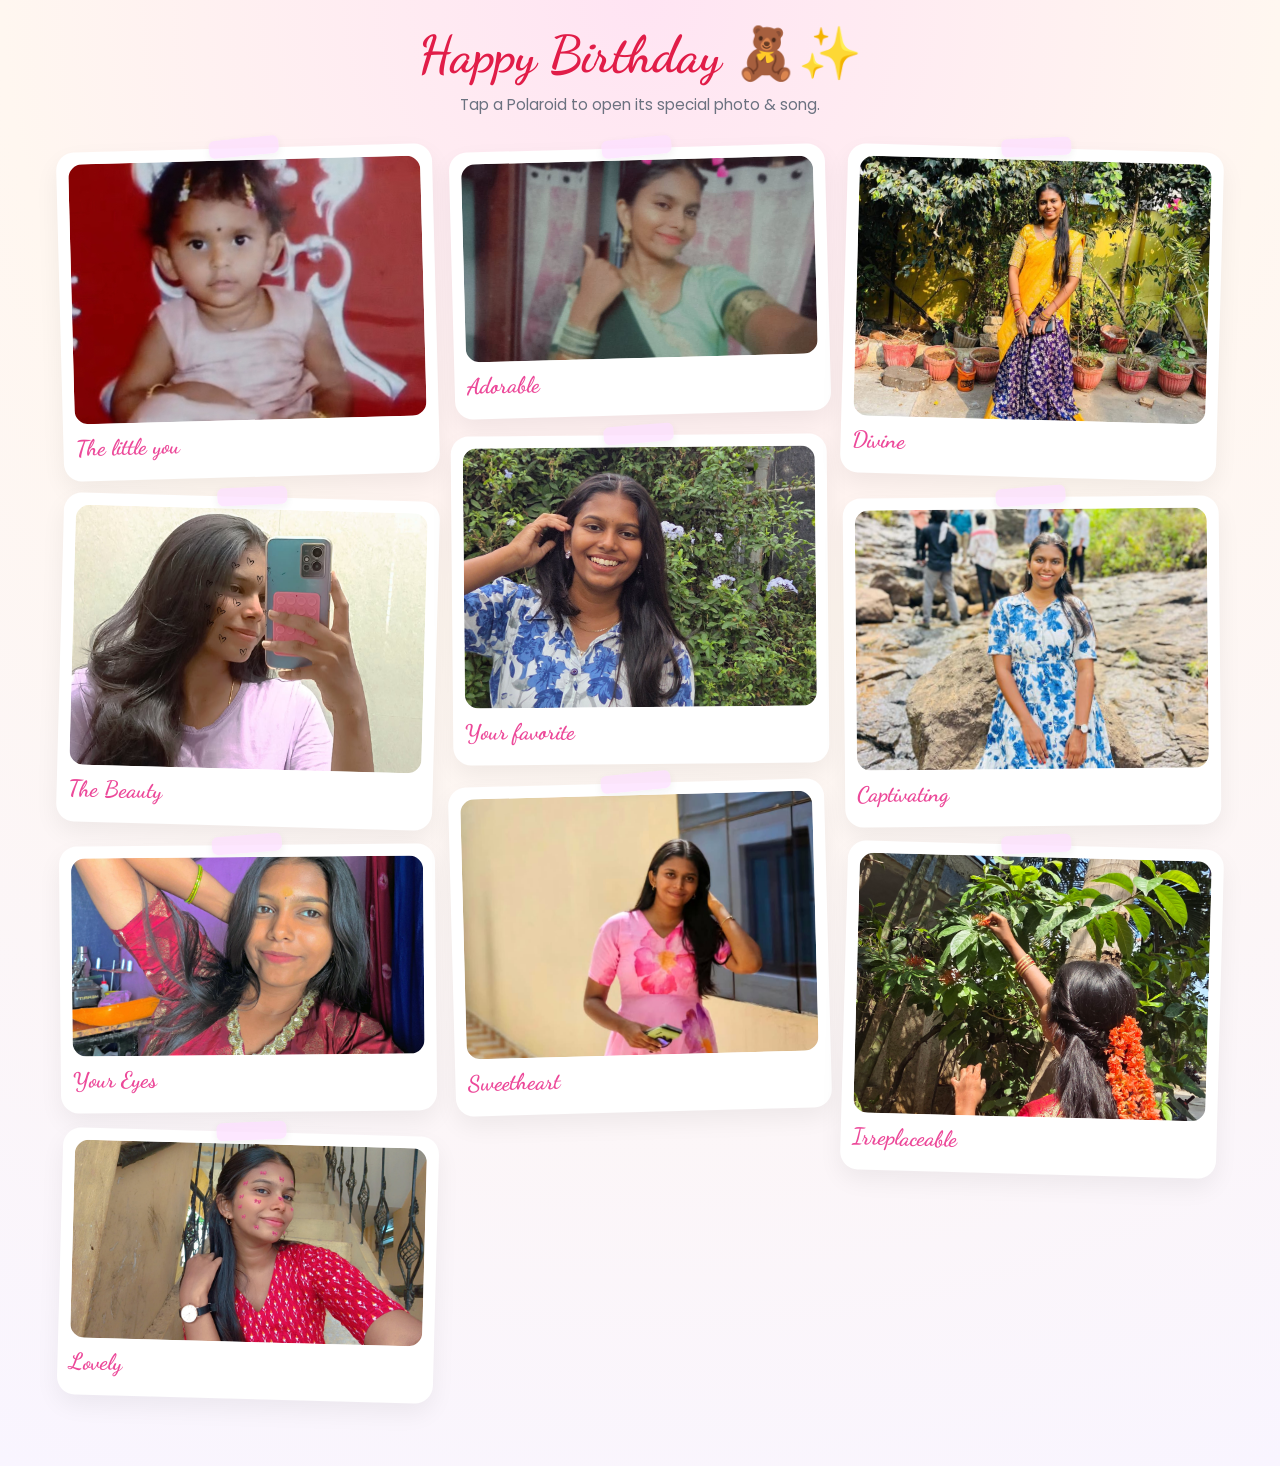
<file: index.html>
<!DOCTYPE html>
<html lang="en">
<head>
  <meta charset="UTF-8" />
  <meta name="viewport" content="width=device-width, initial-scale=1.0" />
  <title>Birthday Polaroids</title>

  <!-- Pinterest-ish fonts -->
  <link rel="preconnect" href="https://fonts.googleapis.com">
  <link rel="preconnect" href="https://fonts.gstatic.com" crossorigin>
  <link href="https://fonts.googleapis.com/css2?family=Poppins:wght@300;400;600&family=Dancing+Script:wght@600;700&display=swap" rel="stylesheet">

  <link rel="stylesheet" href="styles.css" />
</head>
<body class="bg-main">
  <div class="page-wrapper">
    <header class="hero">
      <h1>Happy Birthday 🧸✨</h1>
      <p>Tap a Polaroid to open its special photo & song.</p>
    </header>

    <main class="grid">
      <!-- CARD 1 -->
      <a href="photo1.html" class="polaroid-card">
        <div class="polaroid-inner">
          <img src="images/photo1.jpg" alt="Memory 1" />
          <div class="tape tape-top"></div>
          <div class="caption">
            <h2>The little you</h2>
          </div>
        </div>
      </a>

      <!-- CARD 2 -->
      <a href="photo2.html" class="polaroid-card">
        <div class="polaroid-inner">
          <img src="images/photo2.jpg" alt="Memory 2" />
          <div class="tape tape-top"></div>
          <div class="caption">
            <h2>The Beauty</h2>
          </div>
        </div>
      </a>

      <!-- CARD 3 -->
      <a href="photo3.html" class="polaroid-card">
        <div class="polaroid-inner">
          <img src="images/photo3.png" alt="Memory 3" />
          <div class="tape tape-top"></div>
          <div class="caption">
            <h2>Your Eyes</h2>
          </div>
        </div>
      </a>

      <!-- CARD 4 -->
      <a href="photo4.html" class="polaroid-card">
        <div class="polaroid-inner">
          <img src="images/photo4.jpg" alt="Memory 4" />
          <div class="tape tape-top"></div>
          <div class="caption">
            <h2>Lovely</h2>
          </div>
        </div>
      </a>

      <!-- CARD 5 -->
      <a href="photo5.html" class="polaroid-card">
        <div class="polaroid-inner">
          <img src="images/photo5.jpeg" alt="Memory 5" />
          <div class="tape tape-top"></div>
          <div class="caption">
            <h2>Adorable</h2>
          </div>
        </div>
      </a>

      <!-- CARD 6 -->
      <a href="photo6.html" class="polaroid-card">
        <div class="polaroid-inner">
          <img src="images/photo6.jpg" alt="Memory 6" />
          <div class="tape tape-top"></div>
          <div class="caption">
            <h2>Your favorite</h2>
          </div>
        </div>
      </a>

      <!-- CARD 7 -->
      <a href="photo7.html" class="polaroid-card">
        <div class="polaroid-inner">
          <img src="images/photo7.jpeg" alt="Memory 7" />
          <div class="tape tape-top"></div>
          <div class="caption">
            <h2>Sweetheart</h2>
          </div>
        </div>
      </a>

      <!-- CARD 8 -->
      <a href="photo8.html" class="polaroid-card">
        <div class="polaroid-inner">
          <img src="images/photo8.jpeg" alt="Memory 8" />
          <div class="tape tape-top"></div>
          <div class="caption">
            <h2>Divine</h2>
          </div>
        </div>
      </a>

      <!-- CARD 9 -->
      <a href="photo9.html" class="polaroid-card">
        <div class="polaroid-inner">
          <img src="images/photo9.jpg" alt="Memory 9" />
          <div class="tape tape-top"></div>
          <div class="caption">
            <h2>Captivating</h2>
          </div>
        </div>
      </a>

      <!-- CARD 10 -->
      <a href="photo10.html" class="polaroid-card">
        <div class="polaroid-inner">
          <img src="images/photo10.jpg" alt="Memory 10" />
          <div class="tape tape-top"></div>
          <div class="caption">
            <h2>Irreplaceable</h2>
          </div>
        </div>
      </a>
    </main>
  </div>
</body>
</html>
</file>
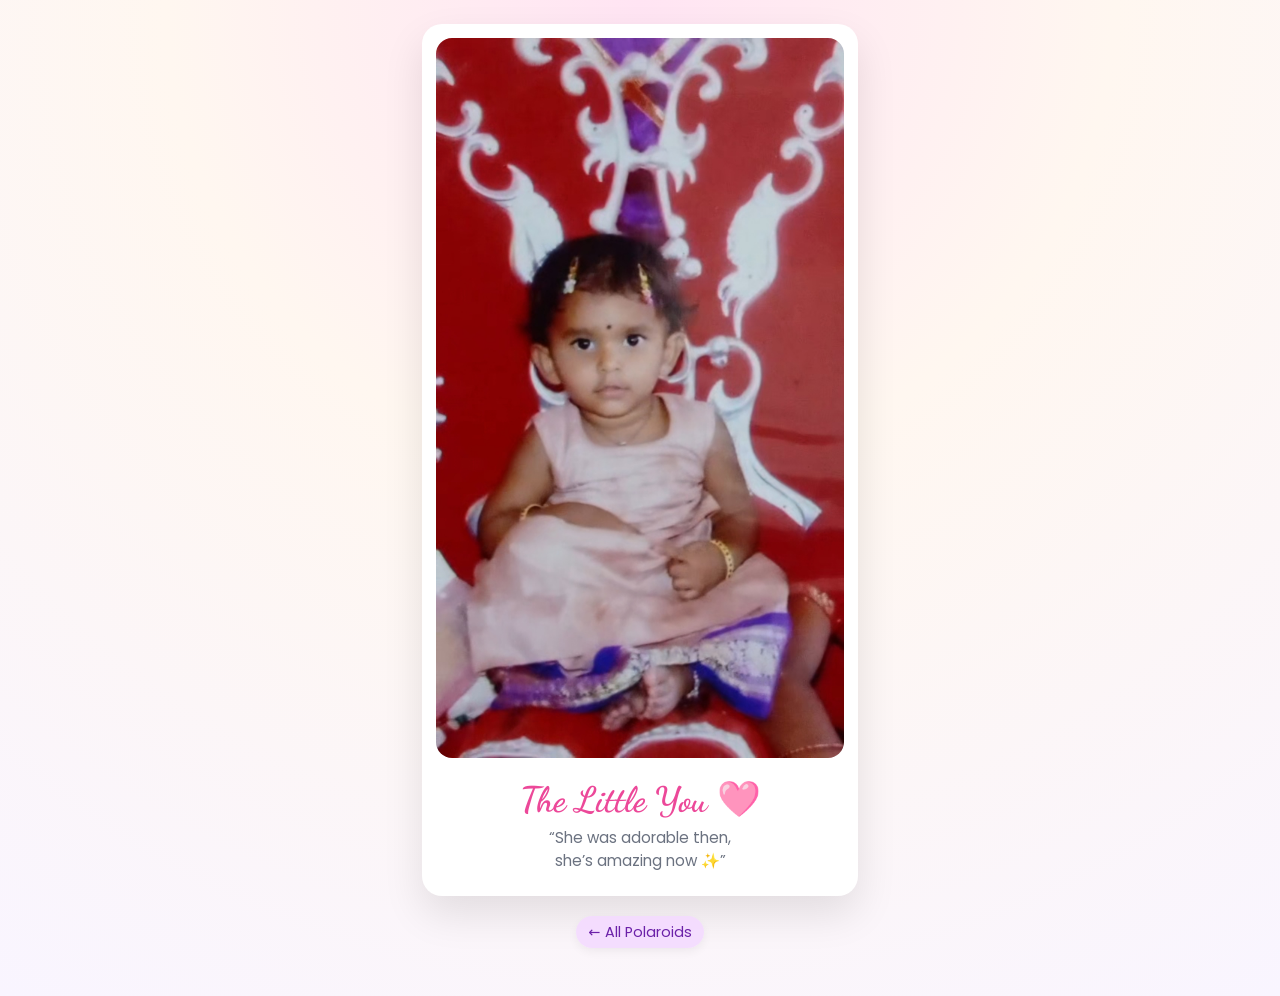
<file: photo1.html>
<!DOCTYPE html>
<html lang="en">
<head>
  <meta charset="UTF-8" />
  <meta name="viewport" content="width=device-width, initial-scale=1.0" />
  <title>Polaroid 1</title>

  <link rel="preconnect" href="https://fonts.googleapis.com">
  <link rel="preconnect" href="https://fonts.gstatic.com" crossorigin>
  <link href="https://fonts.googleapis.com/css2?family=Poppins:wght@300;400;600&family=Dancing+Script:wght@600;700&display=swap" rel="stylesheet">

  <link rel="stylesheet" href="styles.css" />
</head>
<body class="bg-main">
  <div class="single-wrapper">
    <div class="single-card">
      <img src="images/photo1.jpg" alt="Polaroid 1" class="single-photo" />
      <div class="single-caption">
        <h1>The Little You 🩷</h1>
        <p>“She was adorable then, <br>she’s amazing now ✨”</p>
      </div>
    </div>

    <a href="index.html" class="back-link">← All Polaroids</a>

    <audio id="song" src="audio/audio1.mp3"></audio>
  </div>

  <script>
    const audio = document.getElementById("song");

    // Try autoplay on load
    window.addEventListener("load", () => {
      audio.play().catch(() => {
        console.log("Autoplay blocked; waiting for tap.");
      });
    });

    // Make sure first tap plays (in case autoplay is blocked)
    document.addEventListener(
      "click",
      () => {
        if (audio.paused) {
          audio.play().catch(() => {});
        }
      },
      { once: true }
    );
  </script>
</body>
</html>
</file>
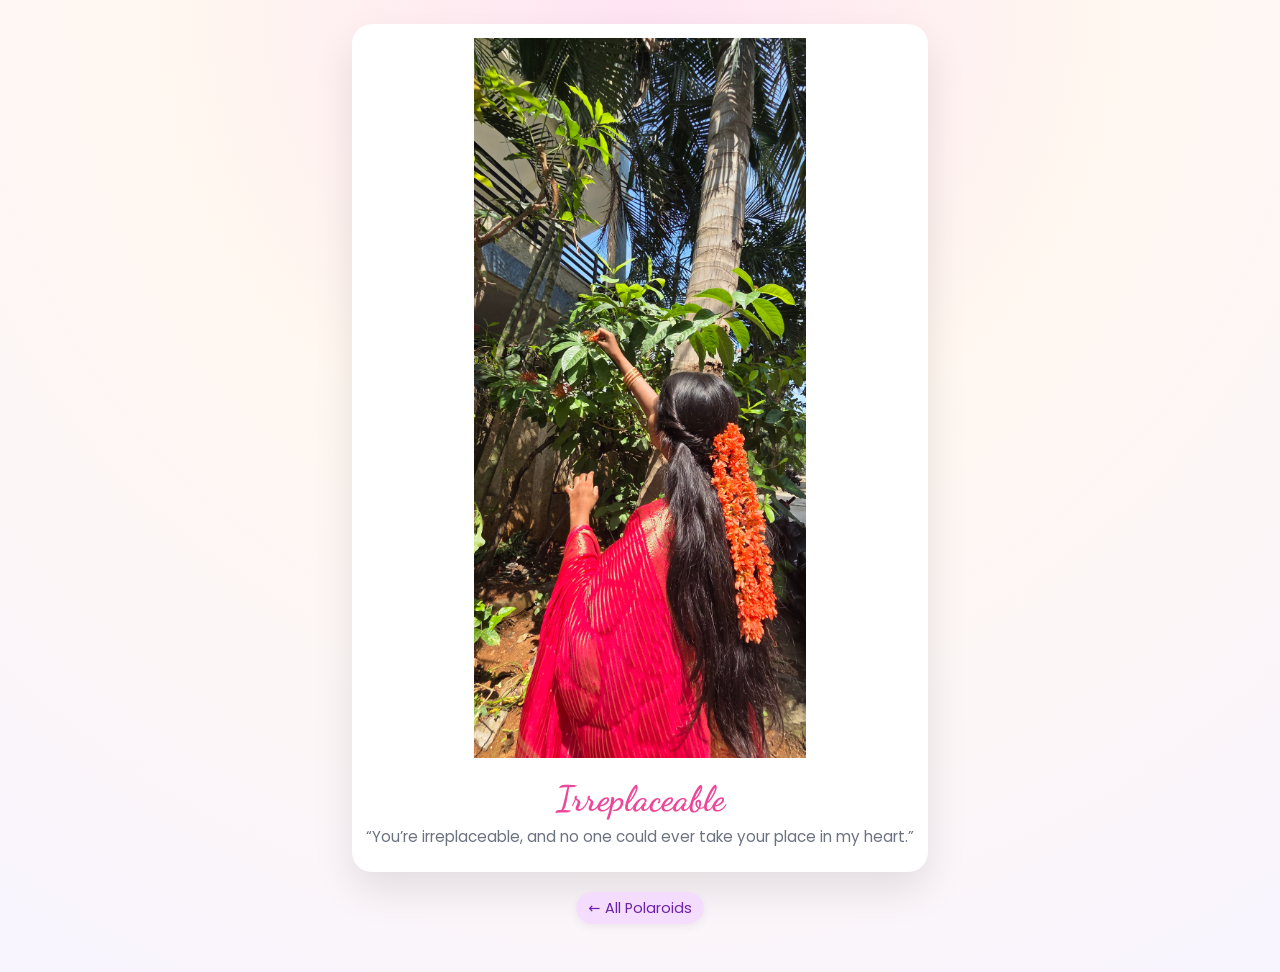
<file: photo10.html>
<!DOCTYPE html>
<html lang="en">
<head>
  <meta charset="UTF-8" />
  <meta name="viewport" content="width=device-width, initial-scale=1.0" />
  <title>Polaroid 1</title>

  <link rel="preconnect" href="https://fonts.googleapis.com">
  <link rel="preconnect" href="https://fonts.gstatic.com" crossorigin>
  <link href="https://fonts.googleapis.com/css2?family=Poppins:wght@300;400;600&family=Dancing+Script:wght@600;700&display=swap" rel="stylesheet">

  <link rel="stylesheet" href="styles.css" />
</head>
<body class="bg-main">
  <div class="single-wrapper">
    <div class="single-card">
      <img src="images/photo10.jpg" alt="Polaroid 1" class="single-photo" />
      <div class="single-caption">
        <h1>Irreplaceable</h1>
        <p>“You’re irreplaceable, and no one could ever take your place in my heart.”</p>
      </div>
    </div>

    <a href="index.html" class="back-link">← All Polaroids</a>

    <audio id="song" src="audio/song10.mp3"></audio>
  </div>

  <script>
    const audio = document.getElementById("song");

    // Try autoplay on load
    window.addEventListener("load", () => {
      audio.play().catch(() => {
        console.log("Autoplay blocked; waiting for tap.");
      });
    });

    // Make sure first tap plays (in case autoplay is blocked)
    document.addEventListener(
      "click",
      () => {
        if (audio.paused) {
          audio.play().catch(() => {});
        }
      },
      { once: true }
    );
  </script>
</body>
</html>
</file>
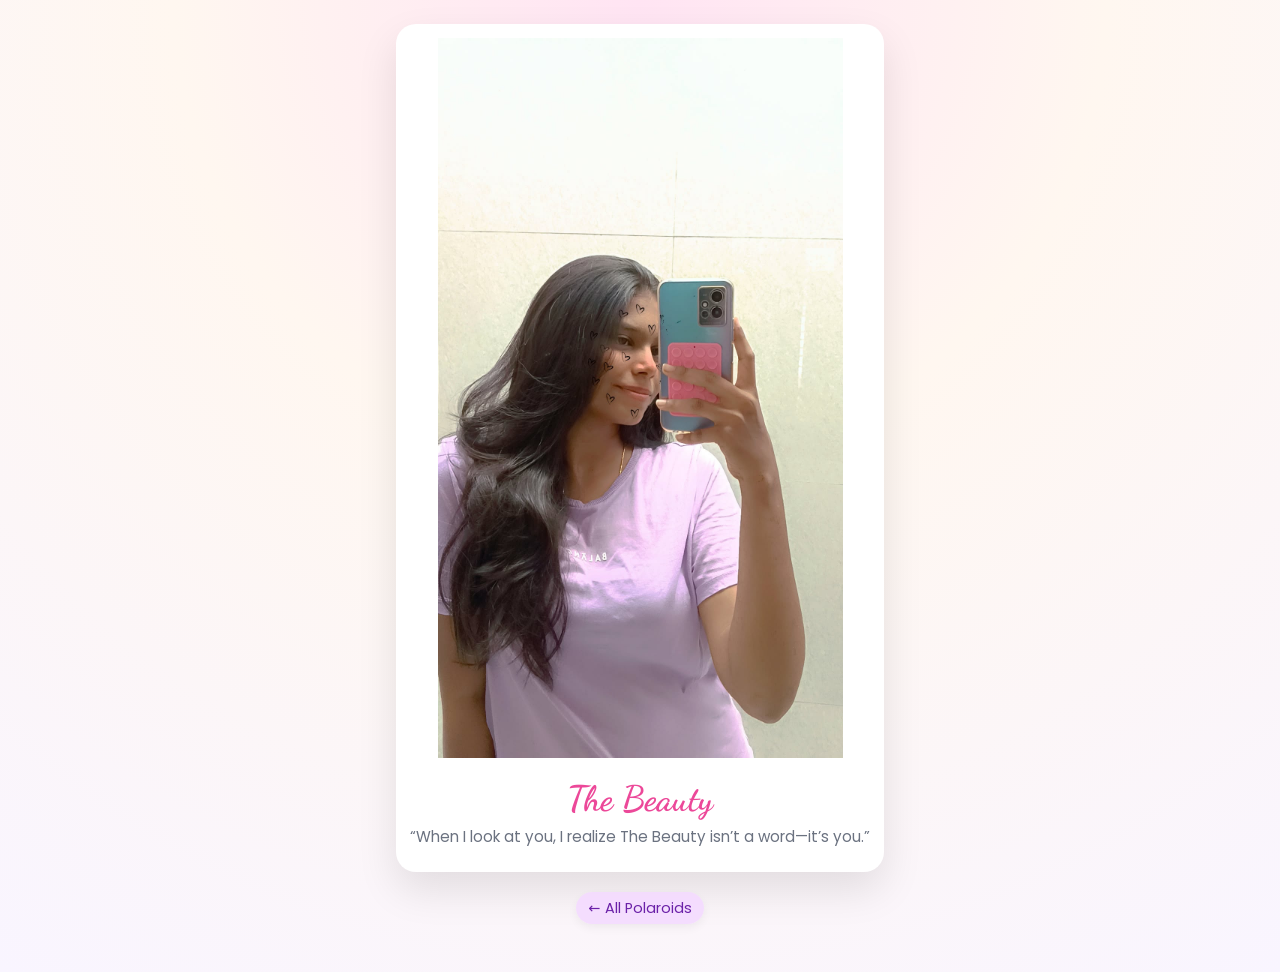
<file: photo2.html>
<!DOCTYPE html>
<html lang="en">
<head>
  <meta charset="UTF-8" />
  <meta name="viewport" content="width=device-width, initial-scale=1.0" />
  <title>Polaroid 1</title>

  <link rel="preconnect" href="https://fonts.googleapis.com">
  <link rel="preconnect" href="https://fonts.gstatic.com" crossorigin>
  <link href="https://fonts.googleapis.com/css2?family=Poppins:wght@300;400;600&family=Dancing+Script:wght@600;700&display=swap" rel="stylesheet">

  <link rel="stylesheet" href="styles.css" />
</head>
<body class="bg-main">
  <div class="single-wrapper">
    <div class="single-card">
      <img src="images/photo2.jpg" alt="Polaroid 1" class="single-photo" />
      <div class="single-caption">
        <h1>The Beauty</h1>
        <p>“When I look at you, I realize The Beauty isn’t a word—it’s you.”</p>
      </div>
    </div>

    <a href="index.html" class="back-link">← All Polaroids</a>

    <audio id="song" src="audio/audio2.mp3"></audio>
  </div>

  <script>
    const audio = document.getElementById("song");

    // Try autoplay on load
    window.addEventListener("load", () => {
      audio.play().catch(() => {
        console.log("Autoplay blocked; waiting for tap.");
      });
    });

    // Make sure first tap plays (in case autoplay is blocked)
    document.addEventListener(
      "click",
      () => {
        if (audio.paused) {
          audio.play().catch(() => {});
        }
      },
      { once: true }
    );
  </script>
</body>
</html>
</file>
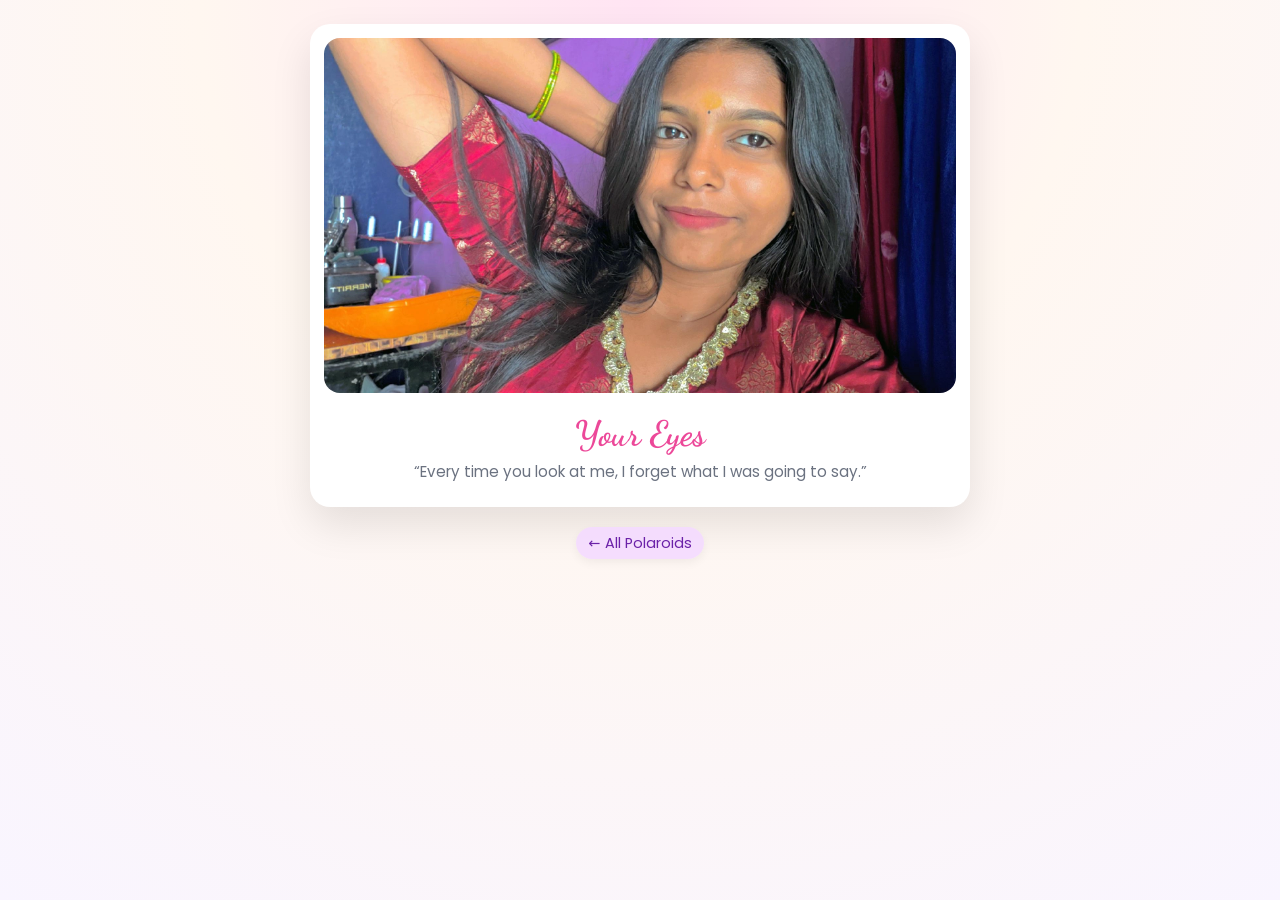
<file: photo3.html>
<!DOCTYPE html>
<html lang="en">
<head>
  <meta charset="UTF-8" />
  <meta name="viewport" content="width=device-width, initial-scale=1.0" />
  <title>Polaroid 1</title>

  <link rel="preconnect" href="https://fonts.googleapis.com">
  <link rel="preconnect" href="https://fonts.gstatic.com" crossorigin>
  <link href="https://fonts.googleapis.com/css2?family=Poppins:wght@300;400;600&family=Dancing+Script:wght@600;700&display=swap" rel="stylesheet">

  <link rel="stylesheet" href="styles.css" />
</head>
<body class="bg-main">
  <div class="single-wrapper">
    <div class="single-card">
      <img src="images/photo3.png" alt="Polaroid 1" class="single-photo" />
      <div class="single-caption">
        <h1>Your Eyes</h1>
        <p>“Every time you look at me, I forget what I was going to say.”</p>
      </div>
    </div>

    <a href="index.html" class="back-link">← All Polaroids</a>

    <audio id="song" src="audio/song3.mp3"></audio>
  </div>

  <script>
    const audio = document.getElementById("song");

    // Try autoplay on load
    window.addEventListener("load", () => {
      audio.play().catch(() => {
        console.log("Autoplay blocked; waiting for tap.");
      });
    });

    // Make sure first tap plays (in case autoplay is blocked)
    document.addEventListener(
      "click",
      () => {
        if (audio.paused) {
          audio.play().catch(() => {});
        }
      },
      { once: true }
    );
  </script>
</body>
</html>
</file>
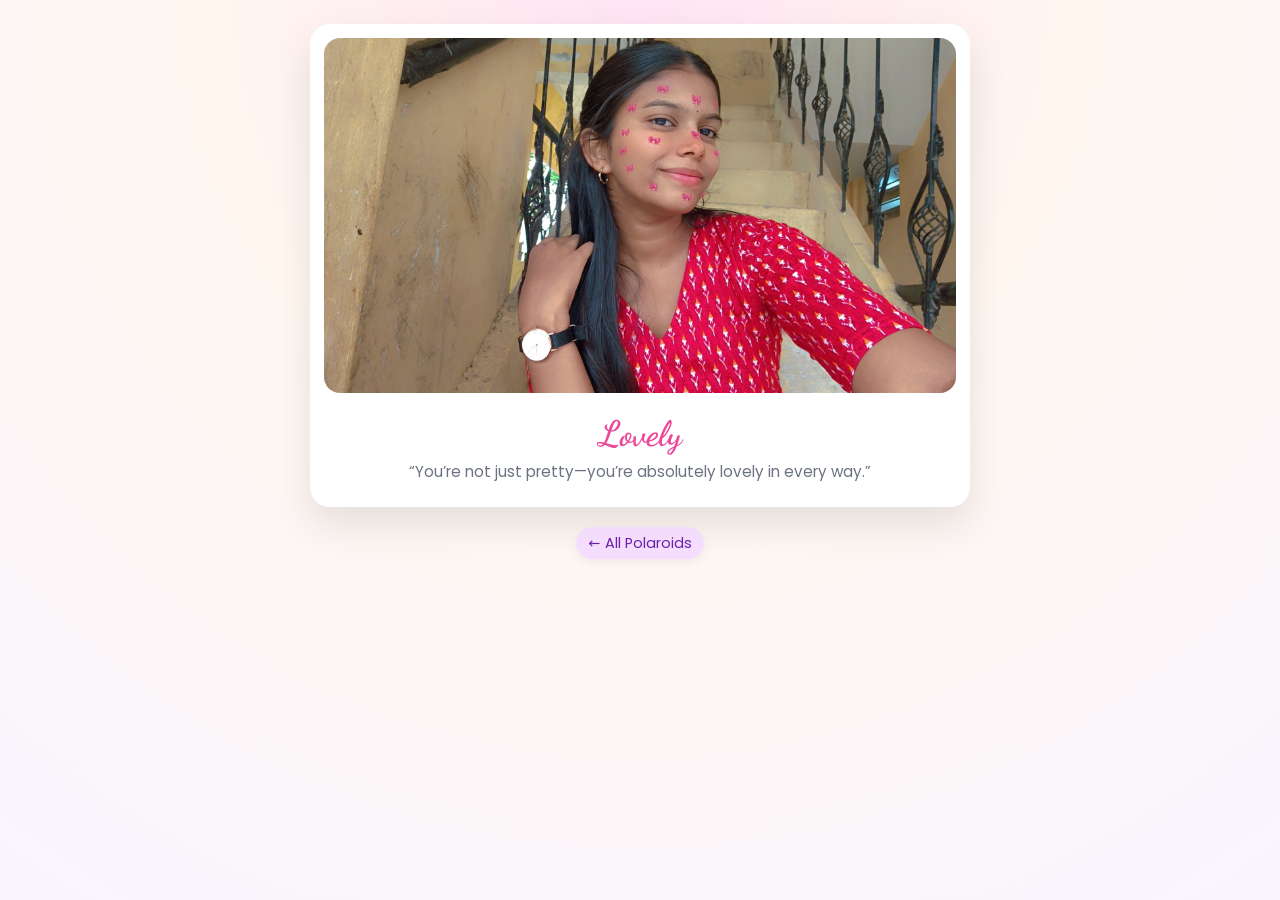
<file: photo4.html>
<!DOCTYPE html>
<html lang="en">
<head>
  <meta charset="UTF-8" />
  <meta name="viewport" content="width=device-width, initial-scale=1.0" />
  <title>Polaroid 1</title>

  <link rel="preconnect" href="https://fonts.googleapis.com">
  <link rel="preconnect" href="https://fonts.gstatic.com" crossorigin>
  <link href="https://fonts.googleapis.com/css2?family=Poppins:wght@300;400;600&family=Dancing+Script:wght@600;700&display=swap" rel="stylesheet">

  <link rel="stylesheet" href="styles.css" />
</head>
<body class="bg-main">
  <div class="single-wrapper">
    <div class="single-card">
      <img src="images/photo4.jpg" alt="Polaroid 1" class="single-photo" />
      <div class="single-caption">
        <h1>Lovely</h1>
        <p>“You’re not just pretty—you’re absolutely lovely in every way.”</p>
      </div>
    </div>

    <a href="index.html" class="back-link">← All Polaroids</a>

    <audio id="song" src="audio/song4.mp3"></audio>
  </div>

  <script>
    const audio = document.getElementById("song");

    // Try autoplay on load
    window.addEventListener("load", () => {
      audio.play().catch(() => {
        console.log("Autoplay blocked; waiting for tap.");
      });
    });

    // Make sure first tap plays (in case autoplay is blocked)
    document.addEventListener(
      "click",
      () => {
        if (audio.paused) {
          audio.play().catch(() => {});
        }
      },
      { once: true }
    );
  </script>
</body>
</html>
</file>
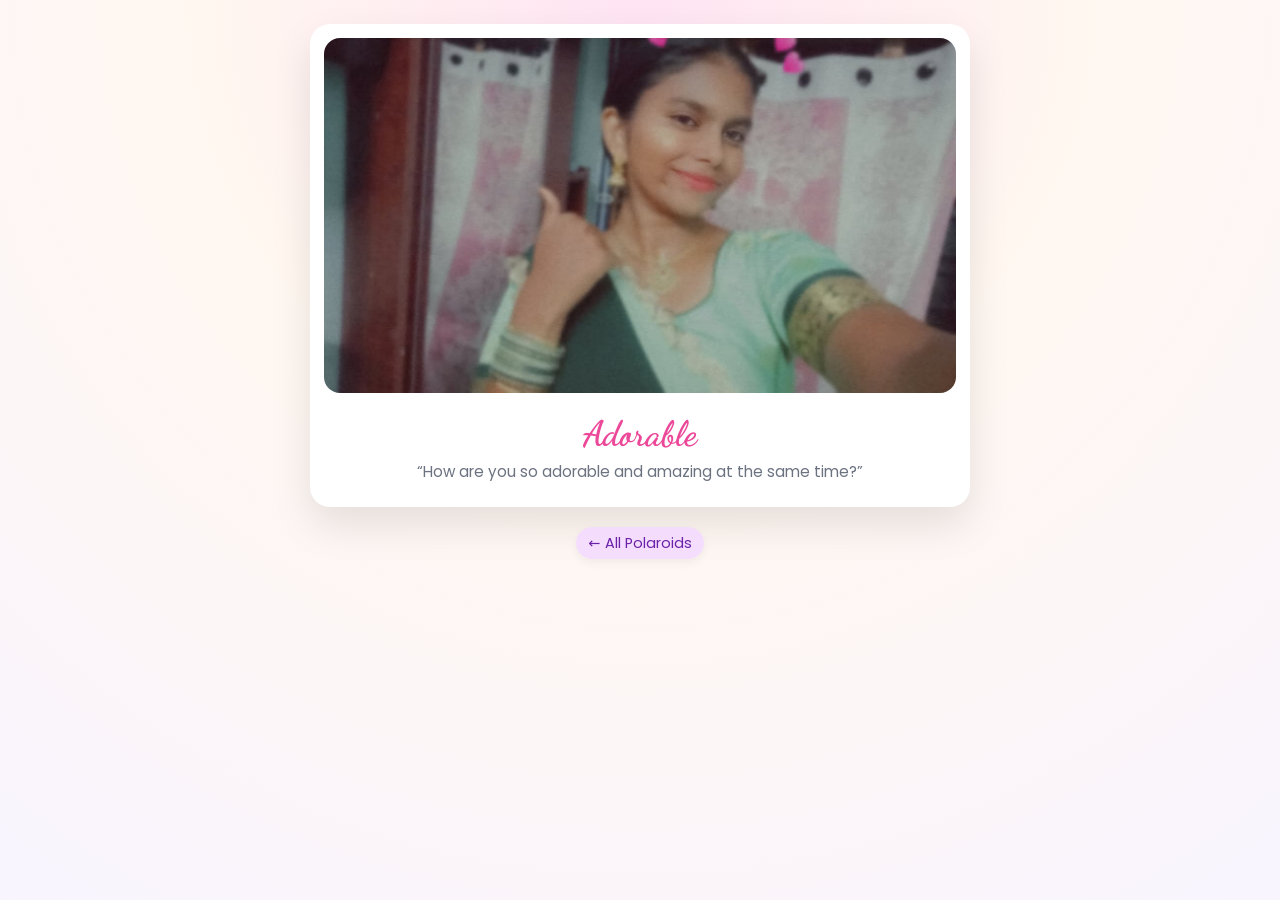
<file: photo5.html>
<!DOCTYPE html>
<html lang="en">
<head>
  <meta charset="UTF-8" />
  <meta name="viewport" content="width=device-width, initial-scale=1.0" />
  <title>Polaroid 1</title>

  <link rel="preconnect" href="https://fonts.googleapis.com">
  <link rel="preconnect" href="https://fonts.gstatic.com" crossorigin>
  <link href="https://fonts.googleapis.com/css2?family=Poppins:wght@300;400;600&family=Dancing+Script:wght@600;700&display=swap" rel="stylesheet">

  <link rel="stylesheet" href="styles.css" />
</head>
<body class="bg-main">
  <div class="single-wrapper">
    <div class="single-card">
      <img src="images/photo5.jpeg" alt="Polaroid 1" class="single-photo" />
      <div class="single-caption">
        <h1>Adorable</h1>
        <p>“How are you so adorable and amazing at the same time?”</p>
      </div>
    </div>

    <a href="index.html" class="back-link">← All Polaroids</a>

    <audio id="song" src="audio/song5.mp3"></audio>
  </div>

  <script>
    const audio = document.getElementById("song");

    // Try autoplay on load
    window.addEventListener("load", () => {
      audio.play().catch(() => {
        console.log("Autoplay blocked; waiting for tap.");
      });
    });

    // Make sure first tap plays (in case autoplay is blocked)
    document.addEventListener(
      "click",
      () => {
        if (audio.paused) {
          audio.play().catch(() => {});
        }
      },
      { once: true }
    );
  </script>
</body>
</html>
</file>
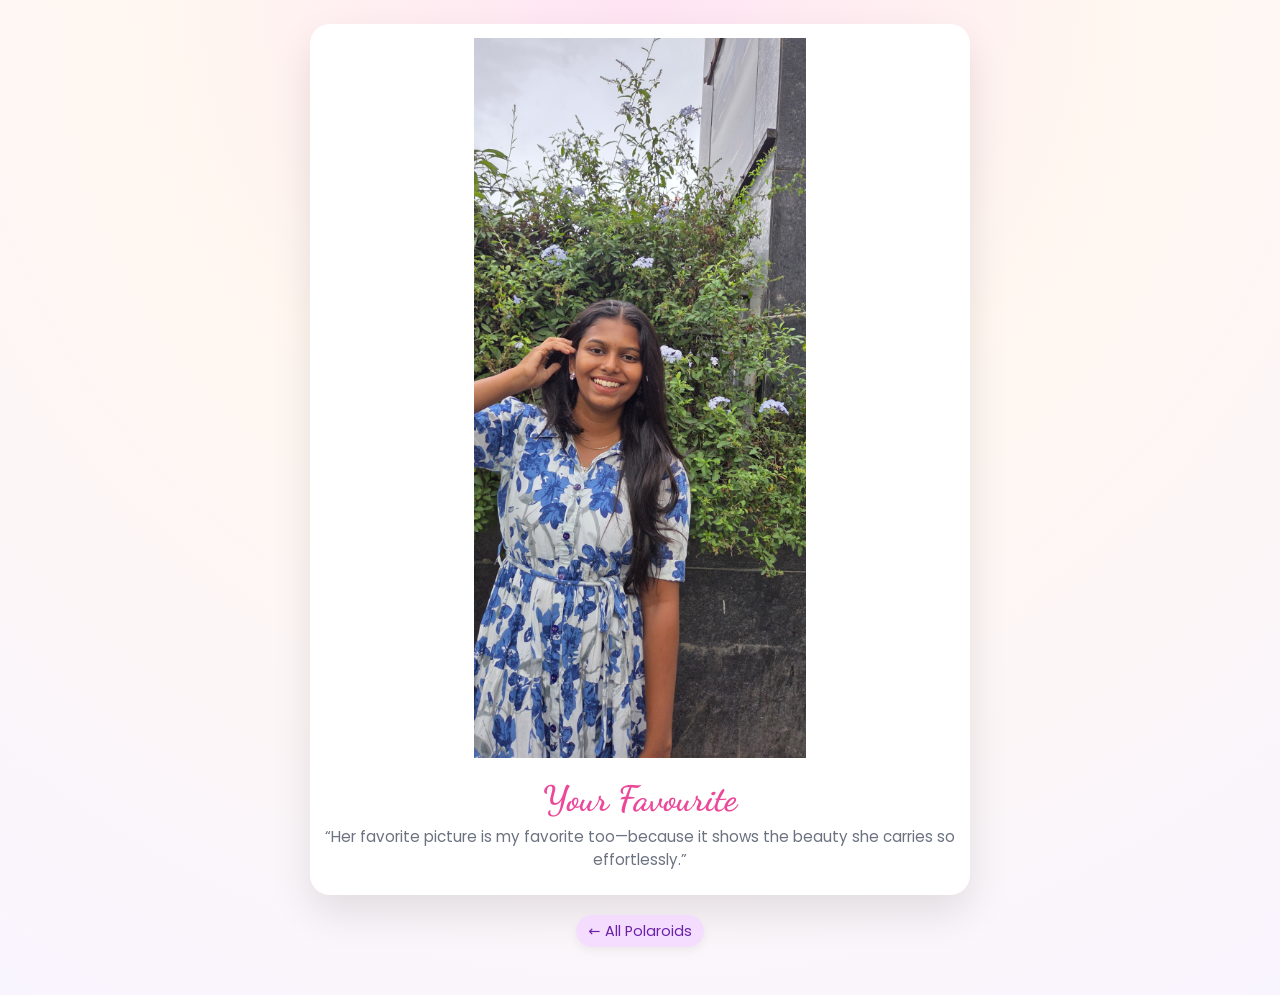
<file: photo6.html>
<!DOCTYPE html>
<html lang="en">
<head>
  <meta charset="UTF-8" />
  <meta name="viewport" content="width=device-width, initial-scale=1.0" />
  <title>Polaroid 1</title>

  <link rel="preconnect" href="https://fonts.googleapis.com">
  <link rel="preconnect" href="https://fonts.gstatic.com" crossorigin>
  <link href="https://fonts.googleapis.com/css2?family=Poppins:wght@300;400;600&family=Dancing+Script:wght@600;700&display=swap" rel="stylesheet">

  <link rel="stylesheet" href="styles.css" />
</head>
<body class="bg-main">
  <div class="single-wrapper">
    <div class="single-card">
      <img src="images/photo6.jpg" alt="Polaroid 1" class="single-photo" />
      <div class="single-caption">
        <h1>Your Favourite</h1>
        <p>“Her favorite picture is my favorite too—because it shows the beauty she carries so effortlessly.”</p>
      </div>
    </div>

    <a href="index.html" class="back-link">← All Polaroids</a>

    <audio id="song" src="audio/song6.mp3"></audio>
  </div>

  <script>
    const audio = document.getElementById("song");

    // Try autoplay on load
    window.addEventListener("load", () => {
      audio.play().catch(() => {
        console.log("Autoplay blocked; waiting for tap.");
      });
    });

    // Make sure first tap plays (in case autoplay is blocked)
    document.addEventListener(
      "click",
      () => {
        if (audio.paused) {
          audio.play().catch(() => {});
        }
      },
      { once: true }
    );
  </script>
</body>
</html>
</file>
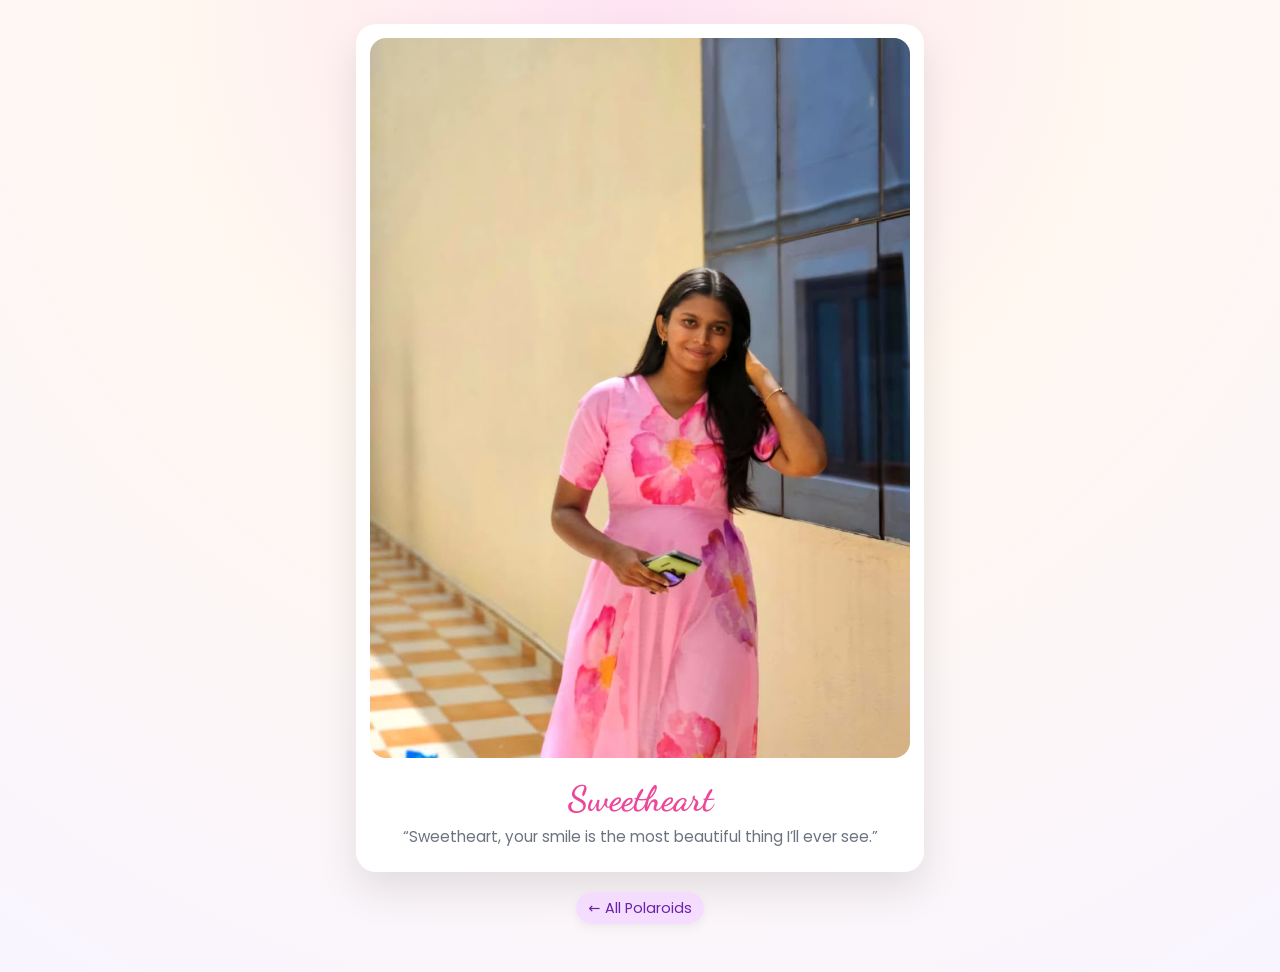
<file: photo7.html>
<!DOCTYPE html>
<html lang="en">
<head>
  <meta charset="UTF-8" />
  <meta name="viewport" content="width=device-width, initial-scale=1.0" />
  <title>Polaroid 1</title>

  <link rel="preconnect" href="https://fonts.googleapis.com">
  <link rel="preconnect" href="https://fonts.gstatic.com" crossorigin>
  <link href="https://fonts.googleapis.com/css2?family=Poppins:wght@300;400;600&family=Dancing+Script:wght@600;700&display=swap" rel="stylesheet">

  <link rel="stylesheet" href="styles.css" />
</head>
<body class="bg-main">
  <div class="single-wrapper">
    <div class="single-card">
      <img src="images/photo7.jpeg" alt="Polaroid 1" class="single-photo" />
      <div class="single-caption">
        <h1>Sweetheart</h1>
        <p>“Sweetheart, your smile is the most beautiful thing I’ll ever see.”</p>
      </div>
    </div>

    <a href="index.html" class="back-link">← All Polaroids</a>

    <audio id="song" src="audio/song7.mp3"></audio>
  </div>

  <script>
    const audio = document.getElementById("song");

    // Try autoplay on load
    window.addEventListener("load", () => {
      audio.play().catch(() => {
        console.log("Autoplay blocked; waiting for tap.");
      });
    });

    // Make sure first tap plays (in case autoplay is blocked)
    document.addEventListener(
      "click",
      () => {
        if (audio.paused) {
          audio.play().catch(() => {});
        }
      },
      { once: true }
    );
  </script>
</body>
</html>
</file>
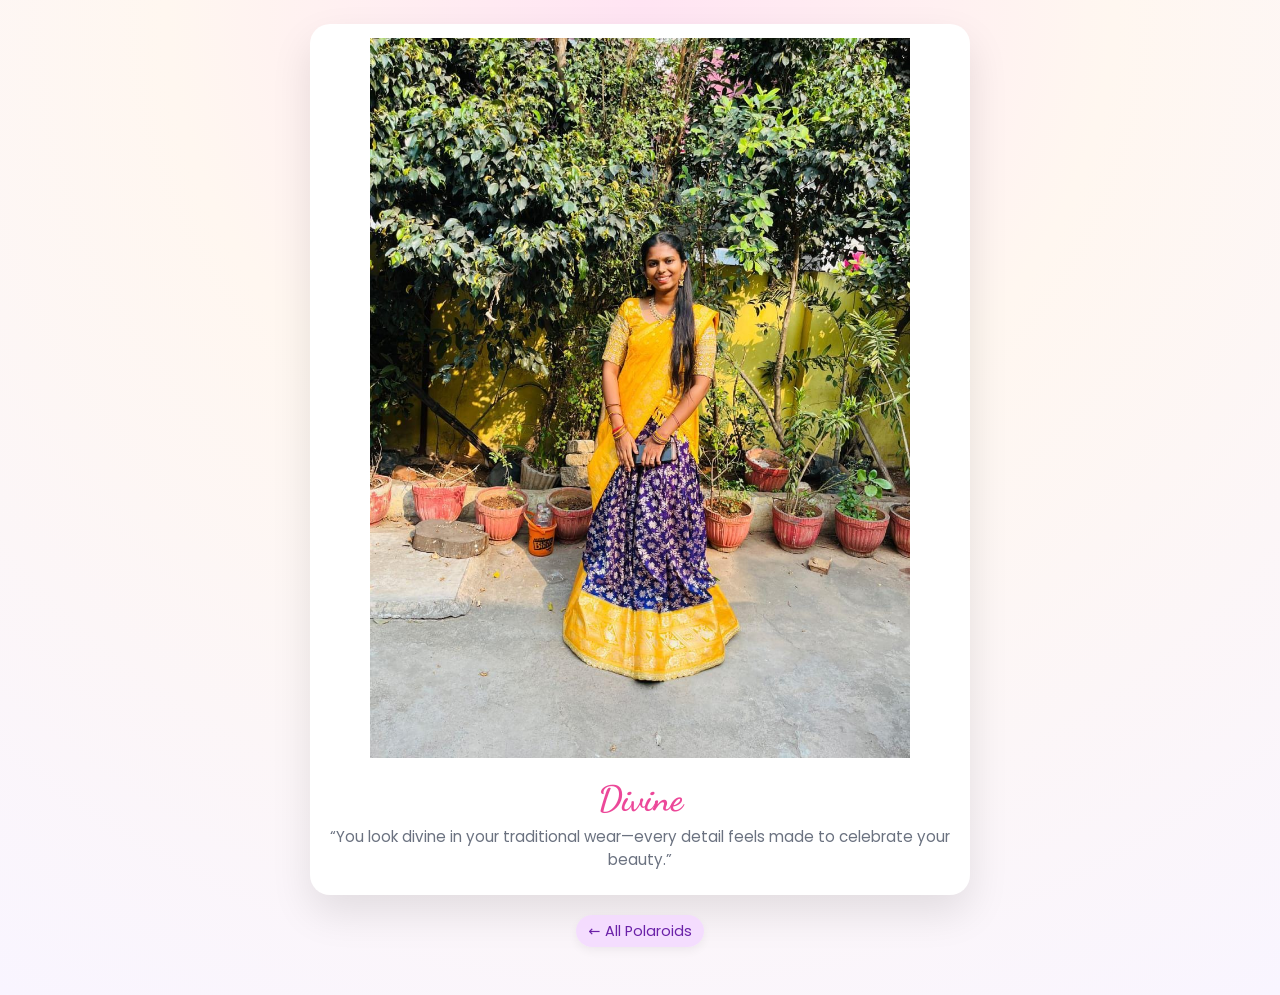
<file: photo8.html>
<!DOCTYPE html>
<html lang="en">
<head>
  <meta charset="UTF-8" />
  <meta name="viewport" content="width=device-width, initial-scale=1.0" />
  <title>Polaroid 1</title>

  <link rel="preconnect" href="https://fonts.googleapis.com">
  <link rel="preconnect" href="https://fonts.gstatic.com" crossorigin>
  <link href="https://fonts.googleapis.com/css2?family=Poppins:wght@300;400;600&family=Dancing+Script:wght@600;700&display=swap" rel="stylesheet">

  <link rel="stylesheet" href="styles.css" />
</head>
<body class="bg-main">
  <div class="single-wrapper">
    <div class="single-card">
      <img src="images/photo8.jpeg" alt="Polaroid 1" class="single-photo" />
      <div class="single-caption">
        <h1>Divine</h1>
        <p>“You look divine in your traditional wear—every detail feels made to celebrate your beauty.”</p>
      </div>
    </div>

    <a href="index.html" class="back-link">← All Polaroids</a>

    <audio id="song" src="audio/song8.mp3"></audio>
  </div>

  <script>
    const audio = document.getElementById("song");

    // Try autoplay on load
    window.addEventListener("load", () => {
      audio.play().catch(() => {
        console.log("Autoplay blocked; waiting for tap.");
      });
    });

    // Make sure first tap plays (in case autoplay is blocked)
    document.addEventListener(
      "click",
      () => {
        if (audio.paused) {
          audio.play().catch(() => {});
        }
      },
      { once: true }
    );
  </script>
</body>
</html>
</file>
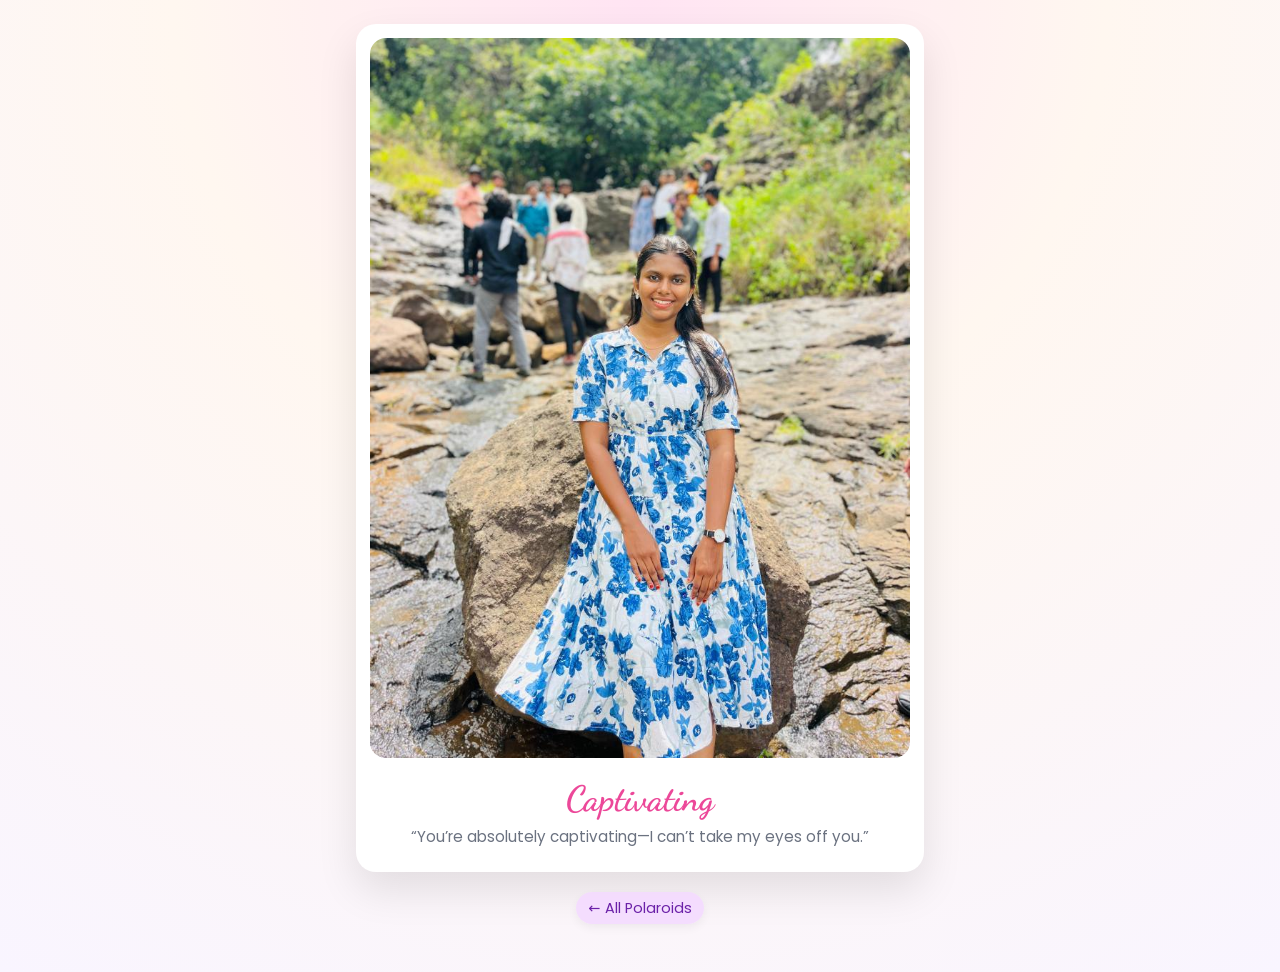
<file: photo9.html>
<!DOCTYPE html>
<html lang="en">
<head>
  <meta charset="UTF-8" />
  <meta name="viewport" content="width=device-width, initial-scale=1.0" />
  <title>Polaroid 1</title>

  <link rel="preconnect" href="https://fonts.googleapis.com">
  <link rel="preconnect" href="https://fonts.gstatic.com" crossorigin>
  <link href="https://fonts.googleapis.com/css2?family=Poppins:wght@300;400;600&family=Dancing+Script:wght@600;700&display=swap" rel="stylesheet">

  <link rel="stylesheet" href="styles.css" />
</head>
<body class="bg-main">
  <div class="single-wrapper">
    <div class="single-card">
      <img src="images/photo9.jpg" alt="Polaroid 1" class="single-photo" />
      <div class="single-caption">
        <h1>Captivating</h1>
        <p>“You’re absolutely captivating—I can’t take my eyes off you.”</p>
      </div>
    </div>

    <a href="index.html" class="back-link">← All Polaroids</a>

    <audio id="song" src="audio/song9.mp3"></audio>
  </div>

  <script>
    const audio = document.getElementById("song");

    // Try autoplay on load
    window.addEventListener("load", () => {
      audio.play().catch(() => {
        console.log("Autoplay blocked; waiting for tap.");
      });
    });

    // Make sure first tap plays (in case autoplay is blocked)
    document.addEventListener(
      "click",
      () => {
        if (audio.paused) {
          audio.play().catch(() => {});
        }
      },
      { once: true }
    );
  </script>
</body>
</html>
</file>
<file: styles.css>
/* RESET */
*,
*::before,
*::after {
  box-sizing: border-box;
  margin: 0;
  padding: 0;
}

:root {
  --pink: #f9a8d4;
  --hot-pink: #ec4899;
  --text-main: #4b5563;
  --bg-soft: #fff7f0;
}

/* BACKGROUND */
.bg-main {
  background: radial-gradient(circle at top, #ffe4f3 0, #fff7f0 40%, #f9f5ff 100%);
  min-height: 100vh;
}

/* PAGE WRAPPER */
.page-wrapper {
  max-width: 1200px;
  margin: 0 auto;
  padding: 1.5rem 1.25rem 3rem;
  font-family: "Poppins", system-ui, -apple-system, BlinkMacSystemFont, sans-serif;
  color: var(--text-main);
}

/* HERO */
.hero {
  text-align: center;
  margin-bottom: 2rem;
}

.hero h1 {
  font-family: "Dancing Script", cursive;
  font-size: clamp(2.4rem, 5vw, 3.2rem);
  color: #e11d48;
  margin-bottom: 0.5rem;
}

.hero p {
  font-size: 0.95rem;
  max-width: 480px;
  margin: 0 auto;
  color: #6b7280;
}

/* GRID (Pinterest style) */
.grid {
  column-count: 1;
  column-gap: 1rem;
}

@media (min-width: 600px) {
  .grid {
    column-count: 2;
  }
}
@media (min-width: 900px) {
  .grid {
    column-count: 3;
  }
}

/* POLAROID CARDS ON INDEX PAGE */
.polaroid-card {
  display: inline-block;
  width: 100%;
  margin: 0 0 1.25rem;
  break-inside: avoid;
  text-decoration: none;
  color: inherit;
}

.polaroid-inner {
  position: relative;
  background: #ffffff;
  border-radius: 18px;
  padding: 0.75rem 0.75rem 1.1rem;
  box-shadow: 0 10px 24px rgba(0, 0, 0, 0.06);
  transform: rotate(-1.5deg);
  transition: transform 0.2s ease, box-shadow 0.2s ease, translate 0.2s ease;
}

.polaroid-card:nth-child(2n) .polaroid-inner {
  transform: rotate(1.5deg);
}
.polaroid-card:nth-child(3n) .polaroid-inner {
  transform: rotate(-0.5deg);
}

.polaroid-inner:hover {
  transform: translateY(-4px) rotate(0deg);
  box-shadow: 0 16px 30px rgba(0, 0, 0, 0.10);
}

/* CARD IMAGE */
.polaroid-inner img {
  width: 100%;
  border-radius: 14px;
  display: block;
  object-fit: cover;
  max-height: 260px;
}

/* “TAPE” */
.tape {
  position: absolute;
  left: 50%;
  top: -10px;
  width: 70px;
  height: 18px;
  background: rgba(253, 224, 255, 0.9);
  transform: translateX(-50%) rotate(-4deg);
  border-radius: 6px;
  box-shadow: 0 3px 8px rgba(0, 0, 0, 0.06);
  opacity: 0.85;
  pointer-events: none;
}

/* CAPTION */
.caption {
  margin-top: 0.6rem;
}
.caption h2 {
  font-family: "Dancing Script", cursive;
  font-size: 1.4rem;
  color: var(--hot-pink);
  margin-bottom: 0.15rem;
}
.caption p {
  font-size: 0.8rem;
  color: #6b7280;
}

/* SINGLE PHOTO PAGE */
.single-wrapper {
  max-width: 700px;
  margin: 0 auto;
  padding: 1.5rem 1.25rem 3rem;
  font-family: "Poppins", system-ui, -apple-system, BlinkMacSystemFont, sans-serif;
  color: var(--text-main);
  display: flex;
  flex-direction: column;
  align-items: center;
  gap: 1.25rem;
}

.single-card {
  background: #ffffff;
  border-radius: 20px;
  padding: 0.9rem 0.9rem 1.5rem;
  box-shadow: 0 18px 40px rgba(0, 0, 0, 0.10);
  text-align: center;
}

.single-photo {
  width: 100%;
  border-radius: 16px;
  max-height: 80vh;
  object-fit: contain;
}

.single-caption {
  margin-top: 0.8rem;
}

.single-caption h1 {
  font-family: "Dancing Script", cursive;
  font-size: 2.2rem;
  color: var(--hot-pink);
  margin-bottom: 0.3rem;
}

.single-caption p {
  font-size: 0.95rem;
  color: #6b7280;
}

/* BACK LINK */
.back-link {
  font-size: 0.9rem;
  text-decoration: none;
  color: #6b21a8;
  background: rgba(244, 219, 255, 0.9);
  padding: 0.35rem 0.8rem;
  border-radius: 999px;
  box-shadow: 0 4px 10px rgba(0, 0, 0, 0.05);
}

/* MOBILE TWEAKS */
@media (max-width: 480px) {
  .page-wrapper,
  .single-wrapper {
    padding-inline: 0.9rem;
  }

  .single-caption h1 {
    font-size: 1.9rem;
  }

  .single-card {
    padding: 0.8rem 0.8rem 1.2rem;
  }
}
</file>
